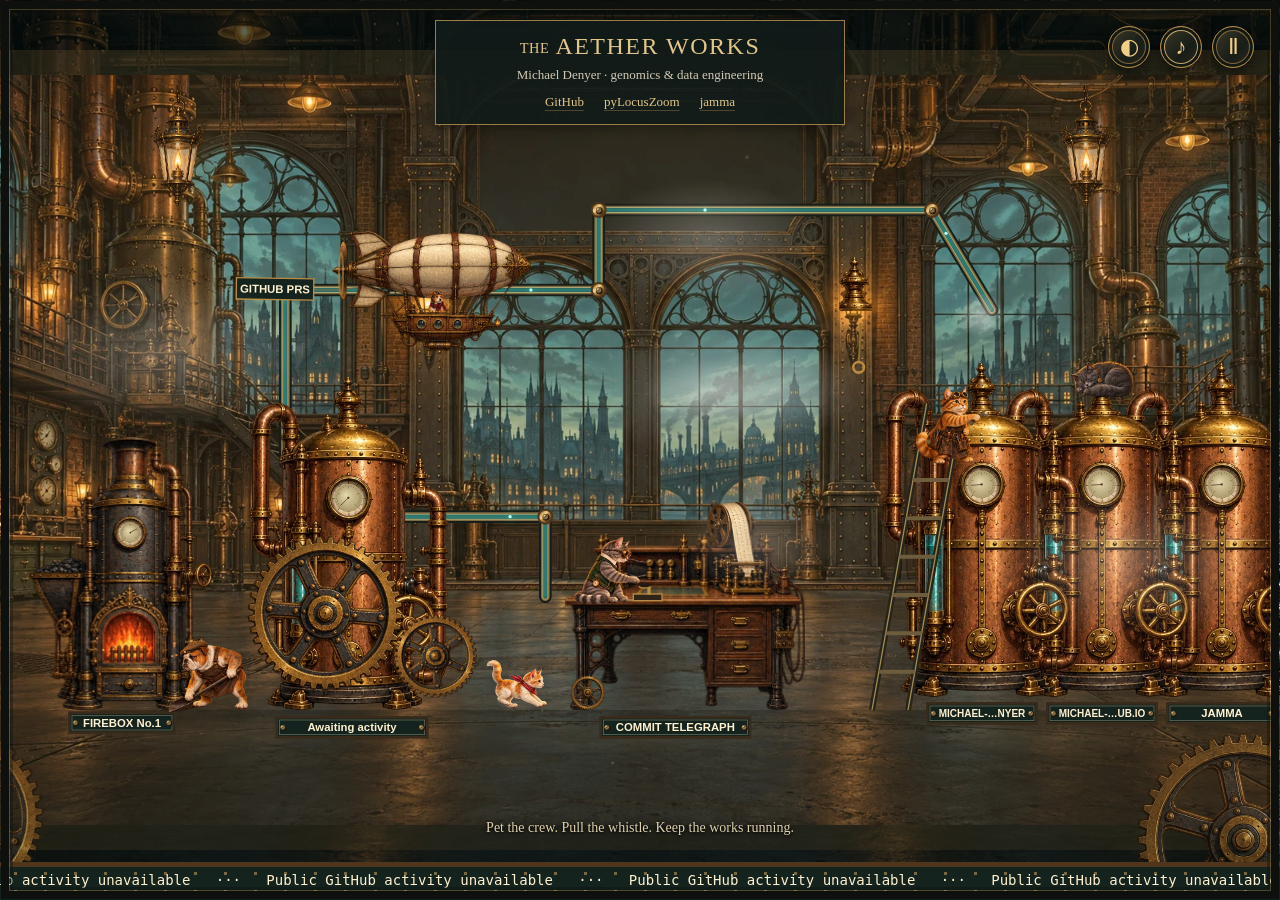
<file: index.html>
<!doctype html>
<html lang="en">
<head>
<meta charset="utf-8" />
<meta name="viewport" content="width=device-width, initial-scale=1" />
<meta name="aether-release" content="1bdbbf4855e6" />
<title>The Aether Works · Michael Denyer</title>
<meta name="description" content="Michael Denyer — genomics and data engineering. A steampunk workshop run by cats, powered by commits." />
<meta property="og:title" content="The Aether Works · Michael Denyer" />
<meta property="og:description" content="A steampunk workshop run by cats, powered by commits. Live GitHub data on brass gauges." />
<meta property="og:url" content="https://michael-denyer.github.io" />
<link rel="icon" type="image/svg+xml" href="favicon.svg?v=1bdbbf4855e6" />
<link rel="preload" as="image" href="assets/engine-room.webp?v=1bdbbf4855e6" />
<link rel="stylesheet" href="style.css?v=1bdbbf4855e6" />
</head>
<body>
<canvas id="scene" aria-hidden="true"></canvas>
<header class="masthead">
  <h1><span>THE</span> AETHER WORKS</h1>
  <p class="sub">Michael Denyer · genomics &amp; data engineering</p>
  <nav aria-label="Michael's projects">
    <a href="https://github.com/michael-denyer">GitHub</a>
    <a href="https://github.com/michael-denyer/pyLocusZoom">pyLocusZoom</a>
    <a href="https://github.com/michael-denyer/jamma">jamma</a>
  </nav>
</header>
<div class="controls" role="group" aria-label="Workshop controls">
  <button id="mode" title="Flip the gas lamps" aria-label="Night lighting" aria-pressed="false"><span aria-hidden="true">◐</span></button>
  <button id="sfx" title="Workshop sounds" aria-label="Workshop sounds" aria-pressed="true"><span aria-hidden="true">♪</span></button>
  <button id="motion" title="Pause the machinery" aria-label="Pause animation" aria-pressed="false"><span class="motion-icon" aria-hidden="true">Ⅱ</span></button>
</div>
<p class="hint">Pet the crew. Pull the whistle. Keep the works running.</p>
<div class="room-navigation">
  <label for="room-position">Explore the workshop</label>
  <input id="room-position" type="range" min="0" max="100" value="50" aria-label="Workshop view, furnace on the left, boilers on the right" />
</div>
<noscript>
  <p class="nojs">The workshop runs on JavaScript — but the cats are still in there:
  <a href="https://github.com/michael-denyer">github.com/michael-denyer</a></p>
</noscript>
<script type="module" src="js/main.js?v=1bdbbf4855e6"></script>
</body>
</html>
</file>
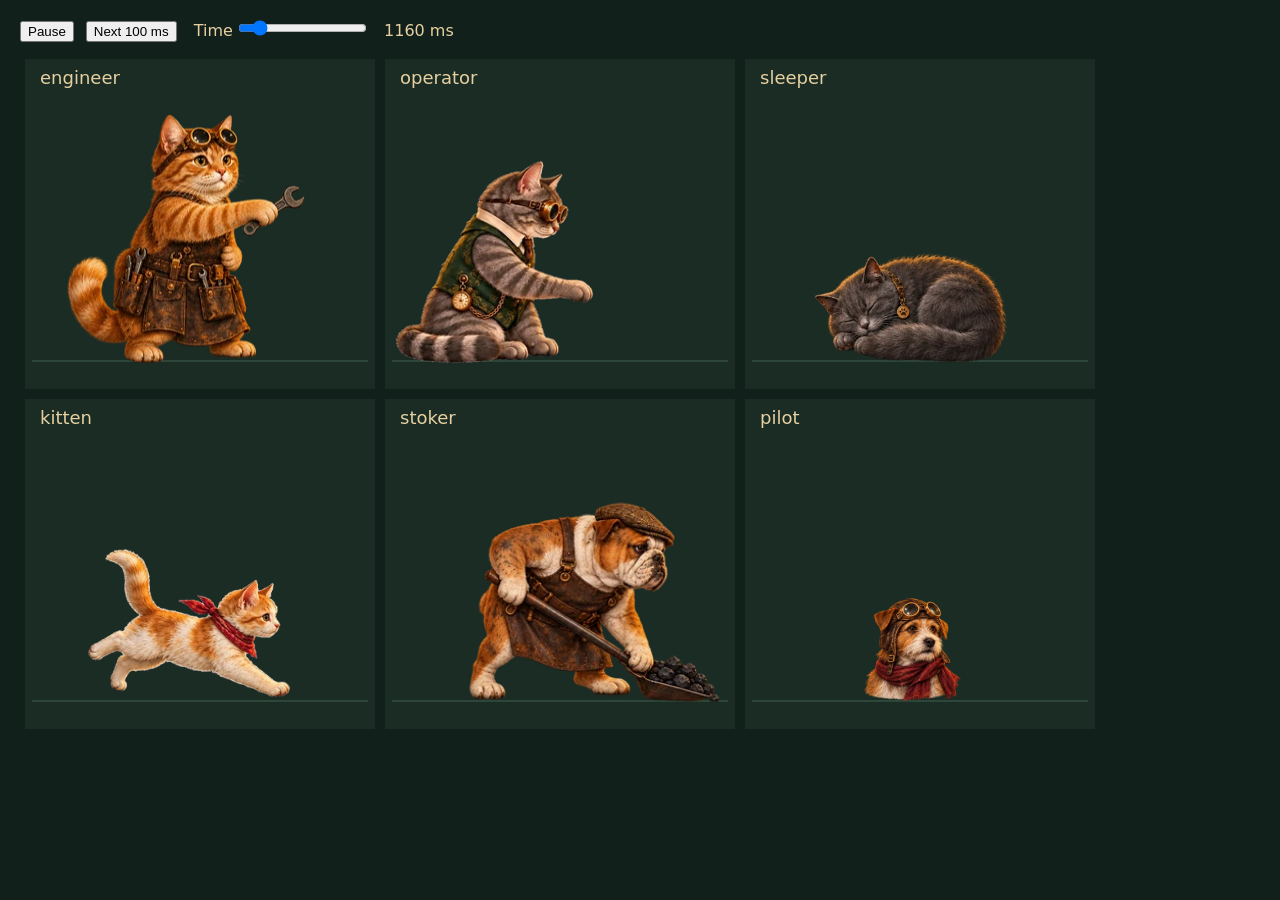
<file: scripts/crew-preview.html>
<!doctype html>
<meta charset="utf-8">
<title>Crew animation study</title>
<style>
  body { margin:20px; background:#12201c; color:#e6d0a0; font:16px system-ui; }
  button, input { margin:0 12px 12px 0; }
  canvas { display:block; width:1080px; height:680px; max-width:100%; }
</style>
<button id="play">Pause</button><button id="step">Next 100 ms</button>
<label>Time <input id="time" type="range" min="0" max="9000" step="50" value="0"></label>
<output id="readout">0 ms</output>
<canvas width="1080" height="680"></canvas>
<script type="module">
import {crew, loadCrew, animateCrew, drawCrew} from '../js/crew-animation.js?v=1bdbbf4855e6';
const canvas = document.querySelector('canvas'), ctx = canvas.getContext('2d');
const time = document.querySelector('#time'), readout = document.querySelector('#readout');
let t = 0, last = 0, playing = true;
function draw() {
  animateCrew(t, {});
  ctx.fillStyle = '#12201c'; ctx.fillRect(0,0,1080,680);
  Object.keys(crew).forEach((name,i) => {
    const x = i % 3 * 360, y = Math.floor(i / 3) * 340;
    ctx.fillStyle = '#1b2c25'; ctx.fillRect(x+5,y+5,350,330);
    ctx.fillStyle = '#e6d0a0'; ctx.font = '18px system-ui'; ctx.fillText(name,x+20,y+30);
    ctx.strokeStyle = '#426050'; ctx.beginPath(); ctx.moveTo(x+12,y+307); ctx.lineTo(x+348,y+307); ctx.stroke();
    ctx.save(); ctx.translate(x+170,y+307); ctx.scale(2,2); drawCrew(ctx,name); ctx.restore();
  });
  time.value = t % 9000; readout.textContent = `${Math.round(t)} ms`;
}
loadCrew(draw);
document.querySelector('#play').onclick = event => { playing = !playing; event.target.textContent = playing ? 'Pause' : 'Play'; };
document.querySelector('#step').onclick = () => { playing = false; document.querySelector('#play').textContent = 'Play'; t += 100; draw(); };
time.oninput = () => { playing = false; document.querySelector('#play').textContent = 'Play'; t = Number(time.value); draw(); };
function tick(now) { if (playing) { t += Math.min(50,now-last); draw(); } last = now; requestAnimationFrame(tick); }
requestAnimationFrame(tick);
</script>
</file>
<file: style.css>
:root {
  color-scheme: dark;
  --brass: #d8b775;
  --cream: #f1e5c8;
}
* { box-sizing: border-box; }
html, body { margin: 0; height: 100%; overflow: hidden; background: #101918; }
body { font-family: Georgia, "Times New Roman", serif; }
#scene { position: fixed; inset: 0; display: block; }

/* A narrow metal frame leaves the workshop itself as the main attraction. */
body::after {
  content: "";
  position: fixed;
  inset: 9px;
  border: 1px solid #b3925159;
  outline: 8px solid #0e100d;
  box-shadow: inset 0 0 0 3px #0e100d66, 0 0 0 1px #483b26;
  pointer-events: none;
}
/* Compact nameplate, sized to leave the factory windows visible. */
.masthead {
  position: fixed;
  top: 20px;
  left: 50%;
  transform: translateX(-50%);
  width: min(410px, calc(100% - 44px));
  padding: 11px 18px 8px;
  text-align: center;
  color: var(--cream);
  background: #111b19e6;
  border: 1px solid #9b7e45;
  box-shadow: 0 3px 12px #0005;
}
.masthead h1 {
  margin: 0;
  font-size: 24px;
  line-height: 1.2;
  font-weight: 500;
  letter-spacing: 1.5px;
  color: #e1c58a;
  white-space: nowrap;
}
.masthead h1 span { font-size: 0.6em; vertical-align: middle; letter-spacing: 0.5px; }
.masthead .sub { margin: 5px 0 4px; font-size: 13px; line-height: 1.4; color: #d2c9b3; }
.masthead nav { display: flex; justify-content: center; gap: 20px; }
.masthead nav a {
  display: inline-flex;
  align-items: center;
  min-height: 28px;
  font-size: 13px;
  color: #dfc48a;
  text-decoration: underline;
  text-decoration-color: #8e704380;
  text-underline-offset: 4px;
}
.masthead nav a:hover { color: #fff0c9; text-decoration-color: currentColor; }
a:focus-visible, button:focus-visible, input:focus-visible { outline: 3px solid #8de8d9; outline-offset: 4px; }
.controls { position: fixed; right: 26px; top: 26px; display: flex; gap: 10px; }
.controls button {
  display: flex;
  flex-direction: column;
  align-items: center;
  justify-content: center;
  width: 42px;
  min-height: 42px;
  padding: 5px;
  color: #efce86;
  font: 22px Georgia, serif;
  background: linear-gradient(135deg, #3e3a28, #171d18 60%, #312a1e);
  border: 1px solid #b58d4c;
  border-radius: 50%;
  box-shadow: 0 3px 14px #0008, inset 0 0 0 3px #121913, inset 0 0 0 4px #80643a;
  cursor: pointer;
}
.controls button:hover { color: #fff0be; border-color: #f7d692; }
#sfx.muted { color: #ae9b7b; }
#sfx.muted > span:first-child { text-decoration: line-through; }
.controls button[aria-pressed="true"] { box-shadow: 0 3px 14px #0008, inset 0 0 0 3px #121913, inset 0 0 0 4px #c6a464; }
.hint {
  position: fixed;
  left: 50%;
  bottom: 58px;
  transform: translateX(-50%);
  width: max-content;
  max-width: calc(100% - 40px);
  margin: 0;
  padding: 4px 10px;
  color: #dfd0ae;
  font-size: 14px;
  line-height: 1.4;
  text-align: center;
  text-shadow: 0 1px 3px #000, 0 0 8px #000;
  pointer-events: none;
}
.room-navigation { display: none; }
.nojs { position: fixed; inset: auto 20px 30vh; text-align: center; color: var(--cream); font-size: 17px; }
.nojs a { color: #80e1cd; }
@media (max-width: 1100px) {
  .controls { flex-direction: column; right: 21px; top: 22px; gap: 8px; }
}
@media (max-width: 720px) {
  .masthead { top: 20px; width: calc(100% - 42px); padding: 10px 9px 6px; }
  .masthead h1 { font-size: clamp(19px, 5.7vw, 24px); letter-spacing: 1px; }
  .masthead .sub { font-size: 12px; max-width: 290px; margin: 5px auto 3px; }
  .masthead nav a { min-height: 32px; }
  .controls { top: 148px; bottom: auto; right: 50%; transform: translateX(50%); flex-direction: row; }
  .controls button { width: 42px; min-height: 42px; }
  .hint { display: none; }
  .room-navigation { position: fixed; display: grid; gap: 5px; bottom: 37px; left: 28px; right: 28px; color: var(--cream); text-align: center; padding: 8px 16px; background: #111b19ee; border: 1px solid #897244; }
  .room-navigation label { font-size: 14px; }
  .room-navigation input { width: 100%; height: 22px; margin: 0; accent-color: #d2af67; cursor: ew-resize; }
}
@media (max-height: 560px) and (min-width: 721px) {
  .masthead { top: 17px; padding: 7px 18px 4px; }
  .masthead h1 { font-size: 22px; }
  .hint { bottom: 35px; padding: 5px 12px; }
}
@media (prefers-reduced-motion: reduce) {
  *, *::before, *::after { transition: none !important; animation: none !important; }
}
</file>
